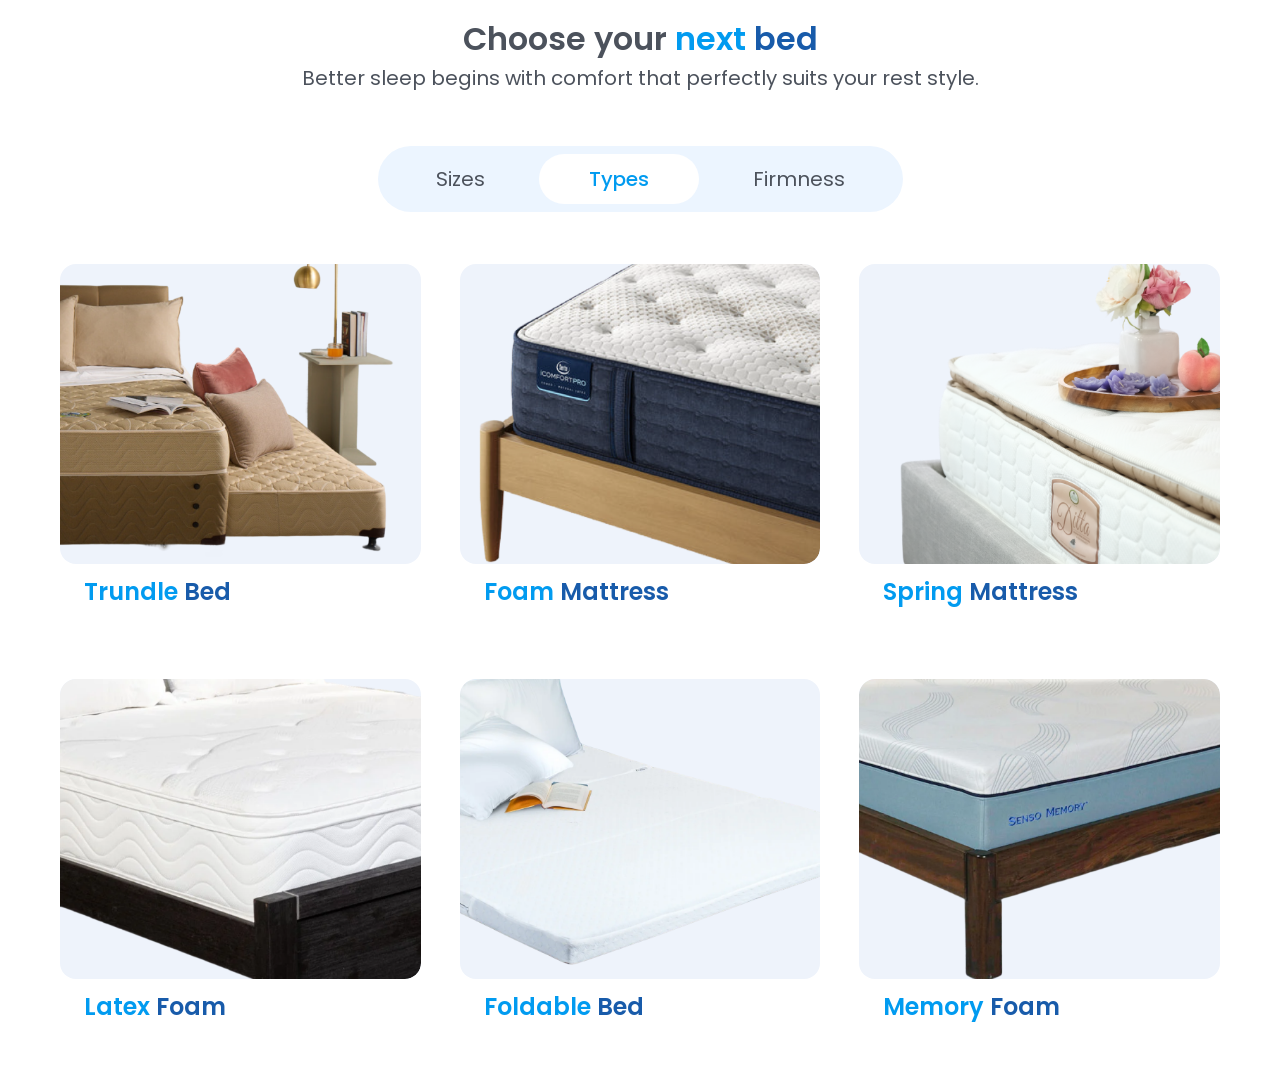
<file: index.html>
<!DOCTYPE html>
<html lang="en">
  <head>
    <meta charset="UTF-8" />
    <meta name="viewport" content="width=device-width, initial-scale=1.0" />
    <link rel="stylesheet" href="./style.css" />
    <script src="./index.js" defer></script>
    <title>Abenson</title>
  </head>
  <body>
    <main>
      <section class="products-section">
        <!-- Header -->
        <header class="header">
          <h1 class="header-title">
            Choose your <span class="text-blue-secondary">next</span>
            <span class="text-blue-primary">bed</span>
          </h1>
          <p class="header-subtitle">
            Better sleep begins with comfort that perfectly suits your rest
            style.
          </p>
        </header>
        <div class="main-content">
          <!-- Navigation Tabs -->
          <nav class="nav-tabs" role="tablist">
            <button class="nav-tab" data-tab="sizes" role="tab">Sizes</button>
            <button class="nav-tab" data-tab="types" role="tab">Types</button>
            <button class="nav-tab" data-tab="firmness" role="tab">
              Firmness
            </button>
          </nav>

          <!-- Product Grid -->
          <!-- We'll insert the products here -->
          <section class="product-grid"></section>

        </div>
      </section>
    </main>
  </body>
</html>
</file>
<file: style.css>
@import url("https://fonts.googleapis.com/css2?family=Poppins:wght@400;500;600;700&display=swap");

:root {
  --primary: #185baa;
  --secondary: #019bf0;
  --primary-text: #4c525c;
  --secondary-text: #767676;
  --white: #ffffff;
  --image-bg: #eef3fb;
  --radius-sm: 4px;
  --radius-lg: 16px;
  --radius-xl: 30px;
  --radius-2xl: 50px;
}

* {
  margin: 0;
  padding: 0;
  box-sizing: border-box;
  font-family: "Poppins", sans-serif;
  font-style: normal;
}

a {
  text-decoration: none;
  color: inherit;
}

:focus-visible {
  outline: var(--secondary) auto 1px;
}

.text-blue-primary {
  color: var(--primary);
}

.text-blue-secondary {
  color: var(--secondary);
}

.text-primary {
  color: var(--primary-text);
}

.text-secondary {
  color: var(--secondary-text);
}

/* Products Section */
.products-section {
  display: flex;
  flex-direction: column;
  align-items: center;
  justify-content: center;
  gap: 1.25rem;
  padding-bottom: 2rem;
}

/* Products Section Header */
.header {
  color: var(--primary-text);
  text-align: center;
  padding-inline: 1rem;
}

.header-title {
  font-weight: 700;
  line-height: 54px;
  font-size: 1.25rem;
  letter-spacing: 0%;
}

.header-subtitle {
  font-weight: 400;
  line-height: 24px;
  size: 13px;
  letter-spacing: 0;
}

.main-content {
  display: flex;
  flex-direction: column;
  align-items: center;
  justify-content: center;
  gap: 1.25rem;
  width: 100%;
}

/* Navigation Tabs */
.nav-tabs {
  border-radius: var(--radius-2xl);
  padding: 0.5rem;
  display: flex;
  align-items: center;
  gap: 0.25rem;
  background-color: #ecf5ff;
  width: calc(max-content + 14px);
}

.nav-tab {
  padding: 4px 30px;
  border-radius: var(--radius-xl);
  border: none;
  background-color: transparent;
  color: var(--primary-text);
  cursor: pointer;
  font-weight: 400;
  font-size: 14px;
}

.nav-tab-active {
  background-color: var(--white);
  color: var(--secondary);
  font-weight: 500;
}

/* Product Grid */
.product-grid {
  display: grid;
  grid-template-columns: 1fr;
  gap: 0.5rem;
  width: 100%;
}

/* Product Card */
.product-card {
  background: var(--white);
  border-radius: 1rem;
  overflow: hidden;
  cursor: pointer;
  padding: 0 1.5rem;
  display: flex;
  flex-direction: column;
  align-items: start;
  justify-content: center;
  gap: 0.5rem;
}

.product-card > div:first-child {
  display: flex;
  gap: 1rem;
}

.product-image {
  background-color: var(--image-bg);
  width: 100px;
  height: 100px;
  border-radius: var(--radius-lg);
}

.product-image img {
  width: 100px;
  height: 100px;
  object-fit: cover;
  border-radius: var(--radius-lg);
}

.product-info {
  display: flex;
  flex-direction: column;
  gap: 0.25rem;
  height: min-content;
}

.product-title {
  font-size: 0.875rem; /* 14px */
  font-weight: 600;
  line-height: 1.5rem;
}

.product-title-reveal {
  display: none;
}

.product-description {
  color: var(--secondary-text);
  font-size: 0.75rem;
}

.product-tags {
  display: flex;
  flex-wrap: wrap;
  gap: 0.5rem;
}

.product-tags.md {
  display: none;
}

.product-tag {
  padding: 2px 4px;
  border-radius: var(--radius-sm);
  background-color: #f4f4f4;
  font-size: 11px;
  color: var(--secondary-text);
}

/* Skeleton Loader */
.skeleton-card {
  width: 90%;
  height: 100px;
  margin: 0 auto;
  border-radius: 12px;
  background: linear-gradient(90deg, #ebebeb 25%, #f8f8f8 50%, #ebebeb 75%);
  background-size: 200% 100%;
  animation: shimmer 2s infinite;
}

@keyframes shimmer {
  0% {
    background-position: -200% 0;
  }
  100% {
    background-position: 200% 0;
  }
}

/* Medium screens and up (md) */
@media (min-width: 768px) {
  .product-grid {
    grid-template-columns: repeat(2, 1fr);
    gap: 15px;
  }
}

/* Large screens and up (lg) */
@media (min-width: 1024px) {
  .main-content {
    gap: 2.5rem;
    padding-top: 2.5rem;
  }

  .header {
    padding: 0.75rem 0 1rem 0;
  }

  .header-title {
    font-size: 2rem;
    font-weight: 600;
  }

  .header-subtitle {
    font-size: 1.25rem;
  }

  .nav-tab {
    padding: 10px 50px;
    font-size: 20px;
  }

  .products-section {
    padding-inline: 3rem;
    max-width: 1440px;
    margin: 0 auto;
    padding-bottom: 0;
    gap: 0;
  }

  .product-grid {
    grid-template-columns: repeat(3, 1fr);
  }

  .product-card {
    padding: 12px 12px 24px 12px;
    overflow: hidden;
  }

  .product-title {
    font-size: 1.5rem;
  }

  .product-title-reveal {
    display: unset;
    font-size: 1.5rem;
  }

  .product-card > div:first-child {
    flex-direction: column;
    gap: 0;
    width: 100%;
    position: relative;
  }

  .product-info {
    gap: 0.75rem;
    padding: 16px 24px 24px 24px;
    background-color: var(--white);
    transition: all 0.3s ease;
  }

  .info-reveal {
    flex-direction: column;
    gap: 0.25rem;
    display: flex;
    position: absolute;
    bottom: -60%;
    left: 0;
    right: 0;
    padding: 16px 24px 24px 24px;
    background-color: var(--white);
    transition: bottom 0.3s ease;
  }

  @media (hover: hover) {
    .product-card:hover .info-reveal {
      bottom: 0;
    }
    .product-card:hover .product-image img {
      transform: scale(1.03);
    }
  }

  .product-description {
    font-size: 1rem;
  }

  .product-tags.sm {
    display: none;
  }

  .product-tags.md {
    display: flex;
  }

  .product-image {
    width: 100%;
    height: 100%;
    max-height: 300px;
    overflow: hidden;
  }

  .product-image img {
    width: 100%;
    height: 100%;
    max-height: 300px;
    transition: transform 0.35s ease;
  }

  .skeleton-card {
    height: 300px;
    width: 100%;
  }
}
</file>
